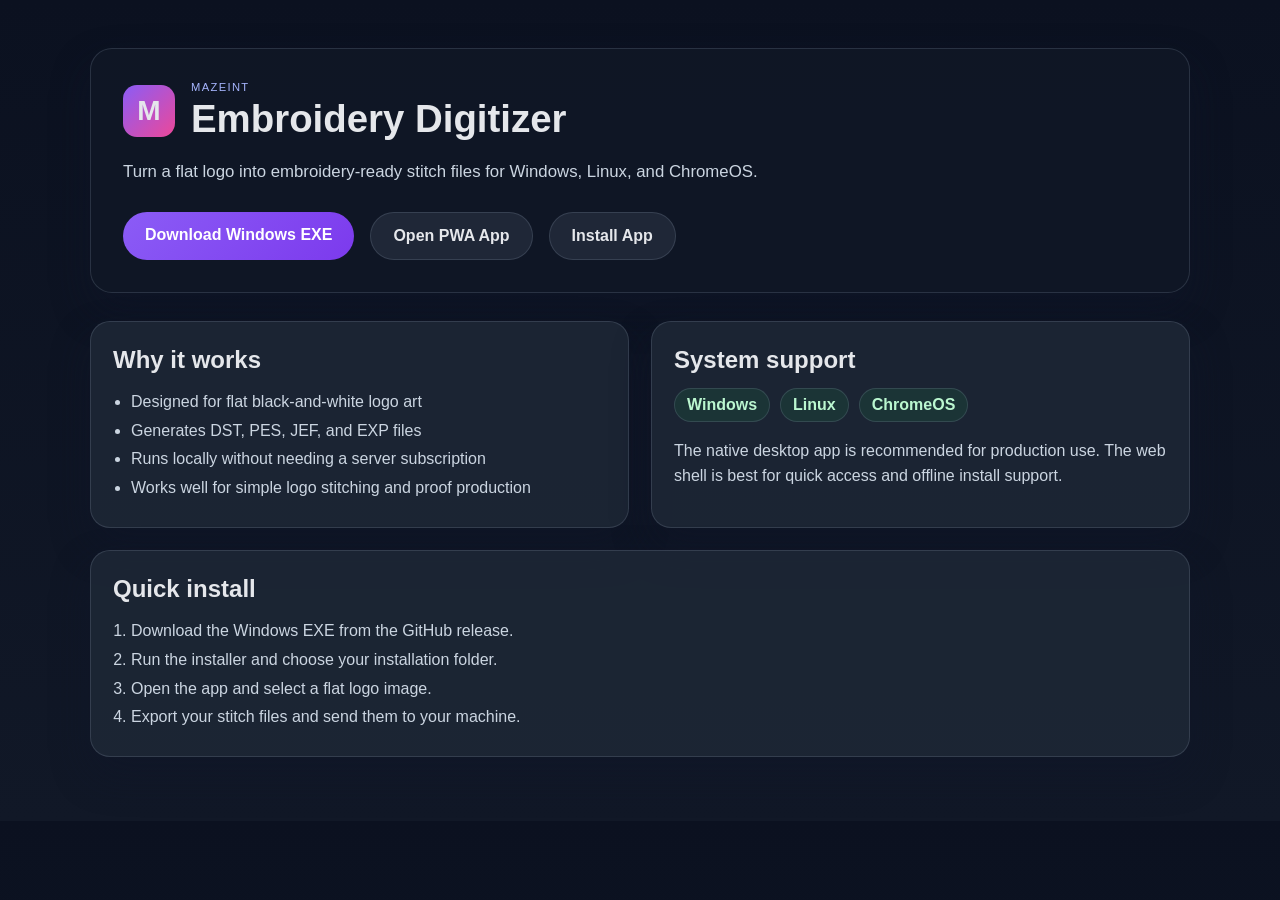
<file: site/index.html>
<!DOCTYPE html>
<html lang="en">
  <head>
    <meta charset="UTF-8" />
    <meta name="viewport" content="width=device-width, initial-scale=1.0" />
    <meta name="theme-color" content="#111827" />
    <meta name="description" content="MazeInt embroidery digitizer download page and offline-ready launcher." />
    <title>MazeInt | Embroidery Digitizer</title>
    <link rel="manifest" href="manifest.webmanifest" />
    <link rel="icon" href="icon.svg" type="image/svg+xml" />
    <link rel="apple-touch-icon" href="icon.svg" />
    <link rel="stylesheet" href="styles.css" />
  </head>
  <body>
    <div class="page-shell">
      <header class="hero">
        <div class="brand-row">
          <div class="brand-mark">M</div>
          <div>
            <p class="eyebrow">MazeInt</p>
            <h1>Embroidery Digitizer</h1>
          </div>
        </div>

        <p class="subtitle">
          Turn a flat logo into embroidery-ready stitch files for Windows, Linux, and ChromeOS.
        </p>

        <div class="cta-row">
          <a class="primary-button" href="https://github.com/slinkykct/mint-digitizer/releases/latest" target="_blank" rel="noreferrer">
            Download Windows EXE
          </a>
          <a class="secondary-button" href="https://slinkykct.github.io/mint-digitizer/" target="_blank" rel="noreferrer">
            Open PWA App
          </a>
          <button id="installPwaButton" class="secondary-button" type="button">Install App</button>
        </div>
      </header>

      <main class="content-grid">
        <section class="card">
          <h2>Why it works</h2>
          <ul>
            <li>Designed for flat black-and-white logo art</li>
            <li>Generates DST, PES, JEF, and EXP files</li>
            <li>Runs locally without needing a server subscription</li>
            <li>Works well for simple logo stitching and proof production</li>
          </ul>
        </section>

        <section class="card">
          <h2>System support</h2>
          <div class="support-list">
            <span>Windows</span>
            <span>Linux</span>
            <span>ChromeOS</span>
          </div>
          <p class="small-note">
            The native desktop app is recommended for production use. The web shell is best for quick access and offline install support.
          </p>
        </section>

        <section class="card wide">
          <h2>Quick install</h2>
          <ol>
            <li>Download the Windows EXE from the GitHub release.</li>
            <li>Run the installer and choose your installation folder.</li>
            <li>Open the app and select a flat logo image.</li>
            <li>Export your stitch files and send them to your machine.</li>
          </ol>
        </section>
      </main>
    </div>

    <script src="app.js"></script>
  </body>
</html>
</file>
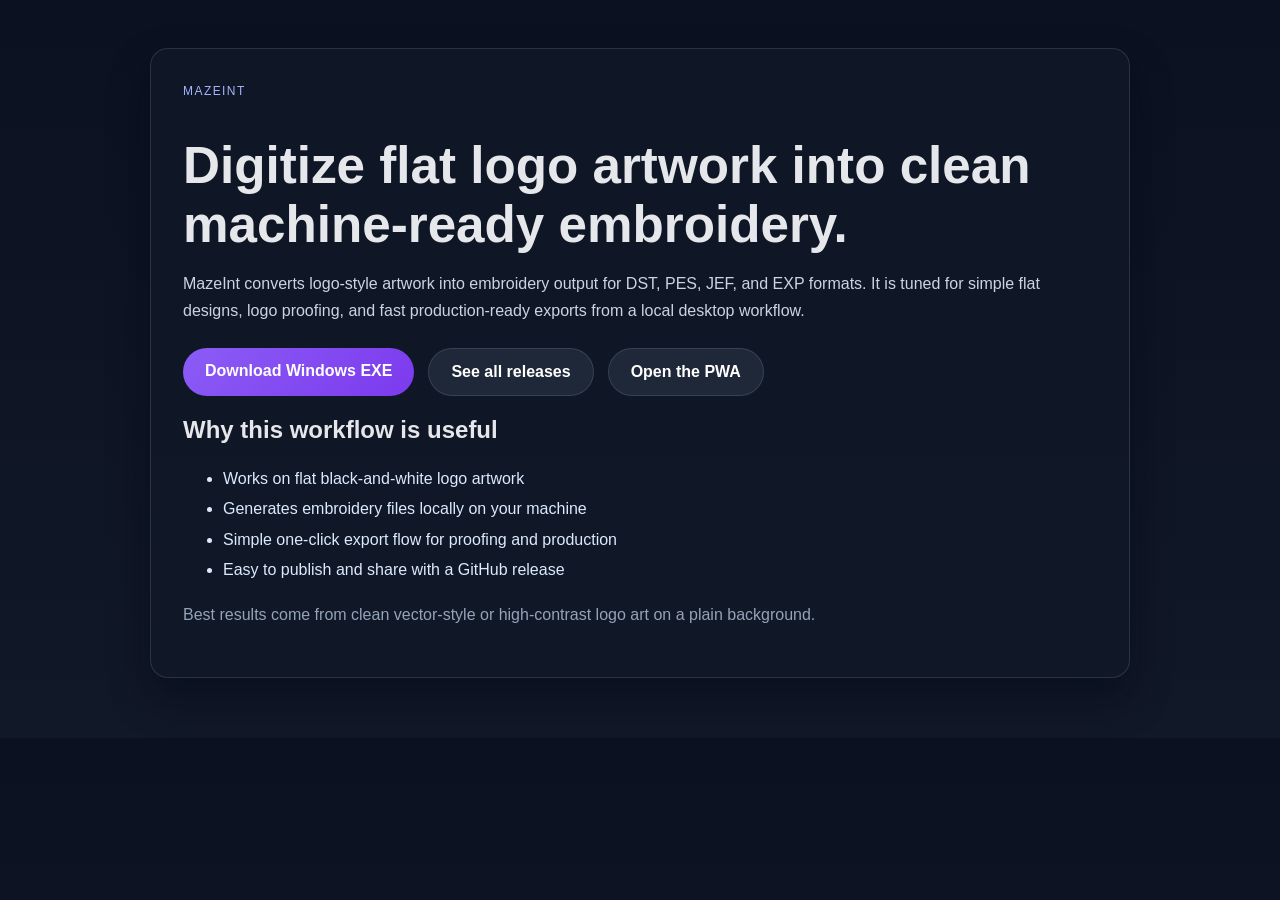
<file: release_page.html>
<!DOCTYPE html>
<html lang="en">
  <head>
    <meta charset="UTF-8" />
    <meta name="viewport" content="width=device-width, initial-scale=1.0" />
    <meta name="description" content="MazeInt Embroidery Digitizer release page" />
    <title>MazeInt Embroidery Digitizer</title>
    <style>
      body {
        margin: 0;
        font-family: "Segoe UI", Tahoma, sans-serif;
        background: linear-gradient(180deg, #0b1120 0%, #111827 100%);
        color: #e5e7eb;
      }
      .wrap {
        max-width: 980px;
        margin: 0 auto;
        padding: 48px 20px 60px;
      }
      .card {
        background: rgba(17, 24, 39, 0.8);
        border: 1px solid rgba(148,163,184,0.2);
        border-radius: 18px;
        padding: 32px;
        box-shadow: 0 20px 40px rgba(2,6,23,0.45);
      }
      h1 {
        font-size: clamp(2.2rem, 4vw, 3.4rem);
        margin-bottom: 12px;
      }
      p {
        color: #cbd5e1;
        line-height: 1.7;
      }
      .btn-row {
        display: flex;
        flex-wrap: wrap;
        gap: 14px;
        margin-top: 24px;
      }
      .btn {
        display: inline-block;
        background: linear-gradient(135deg, #8b5cf6, #7c3aed);
        color: white;
        text-decoration: none;
        border-radius: 999px;
        padding: 14px 22px;
        font-weight: 700;
      }
      .btn.alt {
        background: rgba(148,163,184,0.12);
        border: 1px solid rgba(148,163,184,0.2);
      }
      ul {
        color: #dbeafe;
        line-height: 1.9;
      }
      .muted {
        color: #94a3b8;
      }
    </style>
  </head>
  <body>
    <div class="wrap">
      <div class="card">
        <p style="letter-spacing:0.12em; text-transform:uppercase; color:#a5b4fc; margin:0; font-size:0.75rem;">MazeInt</p>
        <h1>Digitize flat logo artwork into clean machine-ready embroidery.</h1>
        <p>
          MazeInt converts logo-style artwork into embroidery output for DST, PES, JEF, and EXP formats.
          It is tuned for simple flat designs, logo proofing, and fast production-ready exports from a local desktop workflow.
        </p>

        <div class="btn-row">
          <a class="btn" href="https://github.com/slinkykct/mint-digitizer/releases/latest" target="_blank" rel="noreferrer">Download Windows EXE</a>
          <a class="btn alt" href="https://github.com/slinkykct/mint-digitizer/releases" target="_blank" rel="noreferrer">See all releases</a>
          <a class="btn alt" href="https://slinkykct.github.io/mint-digitizer/" target="_blank" rel="noreferrer">Open the PWA</a>
        </div>

        <h2>Why this workflow is useful</h2>
        <ul>
          <li>Works on flat black-and-white logo artwork</li>
          <li>Generates embroidery files locally on your machine</li>
          <li>Simple one-click export flow for proofing and production</li>
          <li>Easy to publish and share with a GitHub release</li>
        </ul>

        <p class="muted">
          Best results come from clean vector-style or high-contrast logo art on a plain background.
        </p>
      </div>
    </div>
  </body>
</html>
</file>
<file: site/styles.css>
:root {
  --bg: #0b1120;
  --panel: #111827;
  --panel-2: #1f2937;
  --text: #e5e7eb;
  --muted: #cbd5e1;
  --accent: #8b5cf6;
  --accent-2: #22c55e;
  --border: rgba(148, 163, 184, 0.2);
  --shadow: 0 18px 38px rgba(15, 23, 42, 0.45);
}

* { box-sizing: border-box; }

body {
  margin: 0;
  font-family: "Segoe UI", Tahoma, sans-serif;
  background: linear-gradient(180deg, #0b1120 0%, #111827 100%);
  color: var(--text);
}

.page-shell {
  width: min(1100px, calc(100% - 32px));
  margin: 0 auto;
  padding: 48px 0 64px;
}

.hero {
  background: rgba(17, 24, 39, 0.82);
  border: 1px solid var(--border);
  border-radius: 22px;
  padding: 32px;
  box-shadow: var(--shadow);
}

.brand-row {
  display: flex;
  align-items: center;
  gap: 16px;
  margin-bottom: 12px;
}

.brand-mark {
  width: 52px;
  height: 52px;
  border-radius: 14px;
  display: grid;
  place-items: center;
  background: linear-gradient(135deg, var(--accent), #ec4899);
  font-weight: 700;
  font-size: 28px;
}

.eyebrow {
  margin: 0;
  color: #a5b4fc;
  letter-spacing: 0.12em;
  text-transform: uppercase;
  font-size: 0.7rem;
}

h1 {
  margin: 4px 0 0;
  font-size: clamp(2rem, 3vw, 3rem);
}

.subtitle {
  max-width: 720px;
  color: var(--muted);
  font-size: 1.05rem;
  line-height: 1.6;
  margin: 18px 0 0;
}

.cta-row {
  display: flex;
  gap: 16px;
  flex-wrap: wrap;
  margin-top: 26px;
}

.primary-button,
.secondary-button {
  border: none;
  border-radius: 999px;
  padding: 14px 22px;
  font-size: 1rem;
  font-weight: 600;
  text-decoration: none;
  cursor: pointer;
  transition: transform 0.2s ease, opacity 0.2s ease;
}

.primary-button {
  background: linear-gradient(135deg, var(--accent), #7c3aed);
  color: white;
}

.secondary-button {
  background: rgba(148, 163, 184, 0.12);
  color: var(--text);
  border: 1px solid var(--border);
}

.primary-button:hover,
.secondary-button:hover {
  transform: translateY(-1px);
}

.content-grid {
  display: grid;
  grid-template-columns: repeat(2, minmax(0, 1fr));
  gap: 22px;
  margin-top: 28px;
}

.card {
  background: rgba(31, 41, 55, 0.82);
  border: 1px solid var(--border);
  border-radius: 20px;
  padding: 24px 22px;
  box-shadow: var(--shadow);
}

.card h2 {
  margin-top: 0;
  margin-bottom: 14px;
}

.card ul, .card ol {
  margin: 0;
  padding-left: 18px;
  color: var(--muted);
  line-height: 1.8;
}

.card.wide {
  grid-column: 1 / -1;
}

.support-list {
  display: flex;
  flex-wrap: wrap;
  gap: 10px;
  margin-bottom: 14px;
}

.support-list span {
  border-radius: 999px;
  border: 1px solid var(--border);
  background: rgba(34, 197, 94, 0.1);
  color: #bbf7d0;
  padding: 7px 12px;
  font-weight: 600;
}

.small-note {
  color: var(--muted);
  line-height: 1.6;
  margin-bottom: 0;
}

@media (max-width: 760px) {
  .content-grid {
    grid-template-columns: 1fr;
  }

  .hero {
    padding: 24px 18px;
  }
}
</file>
